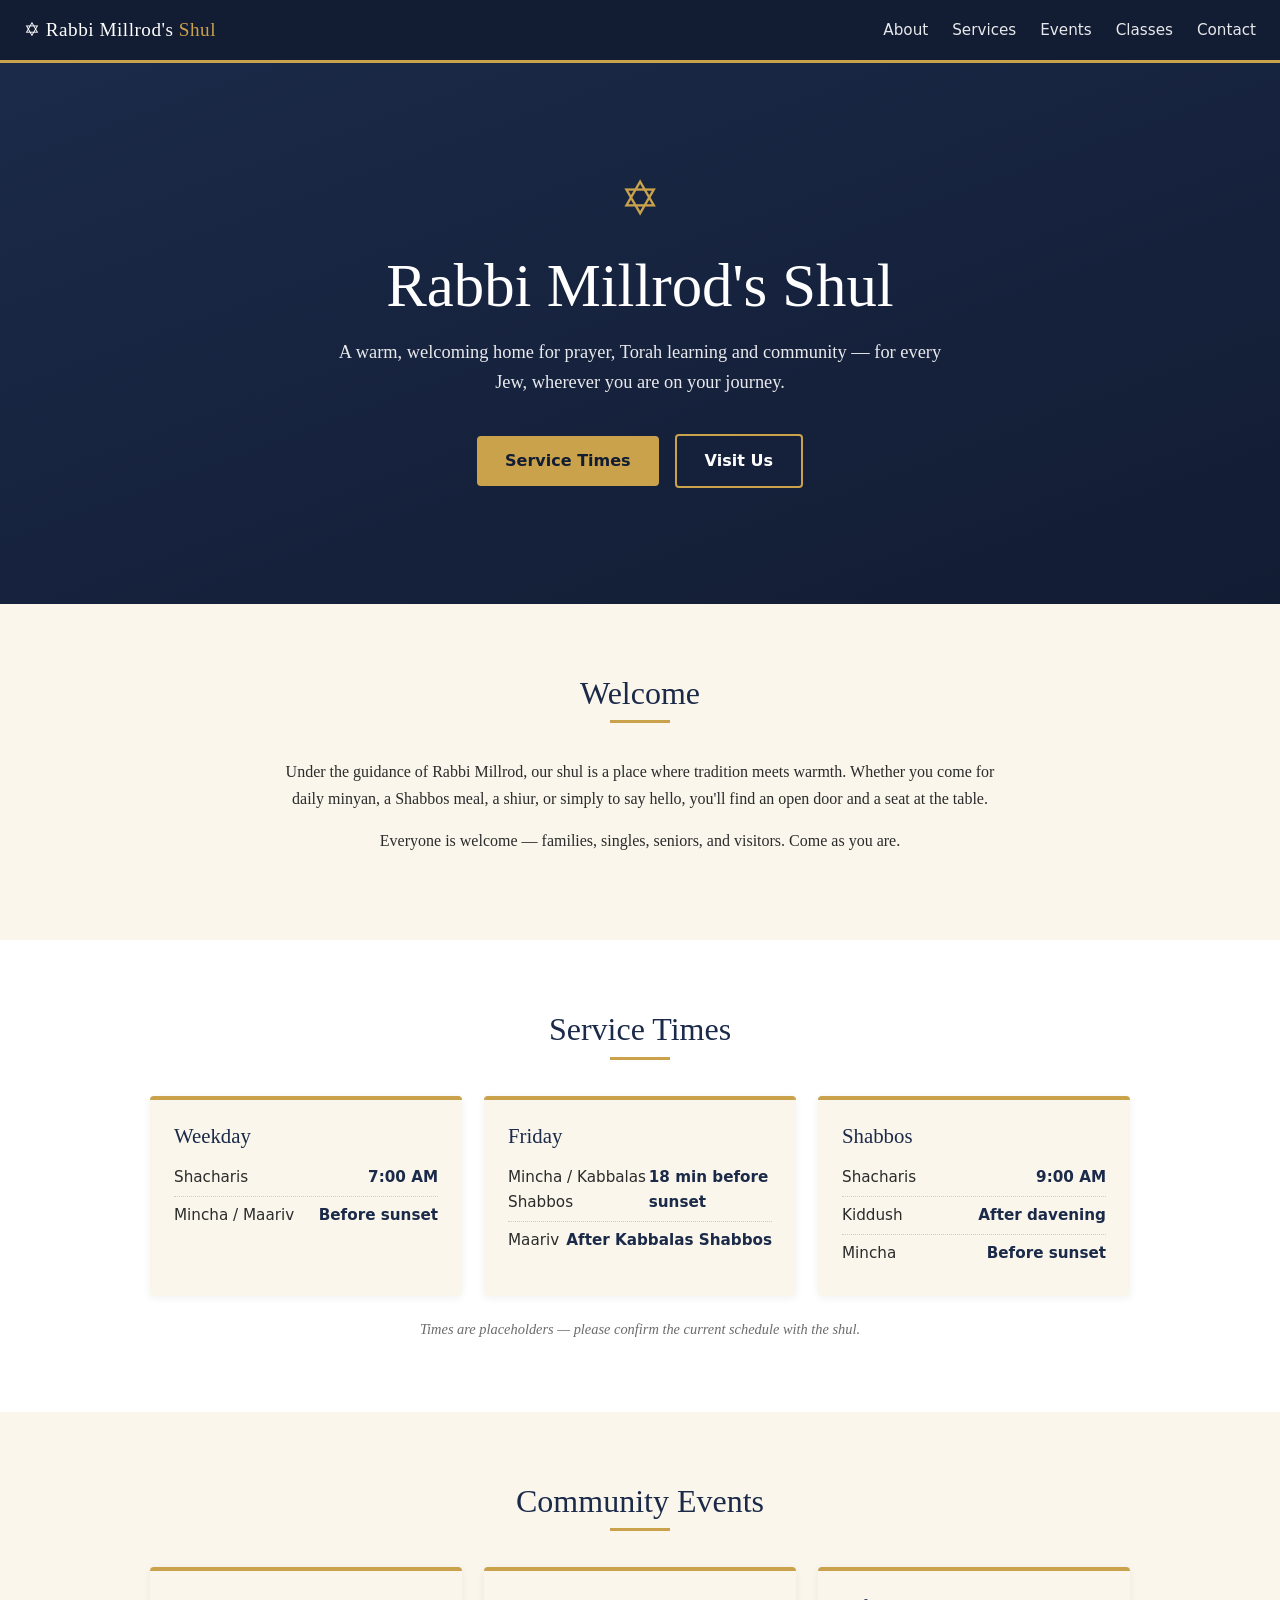
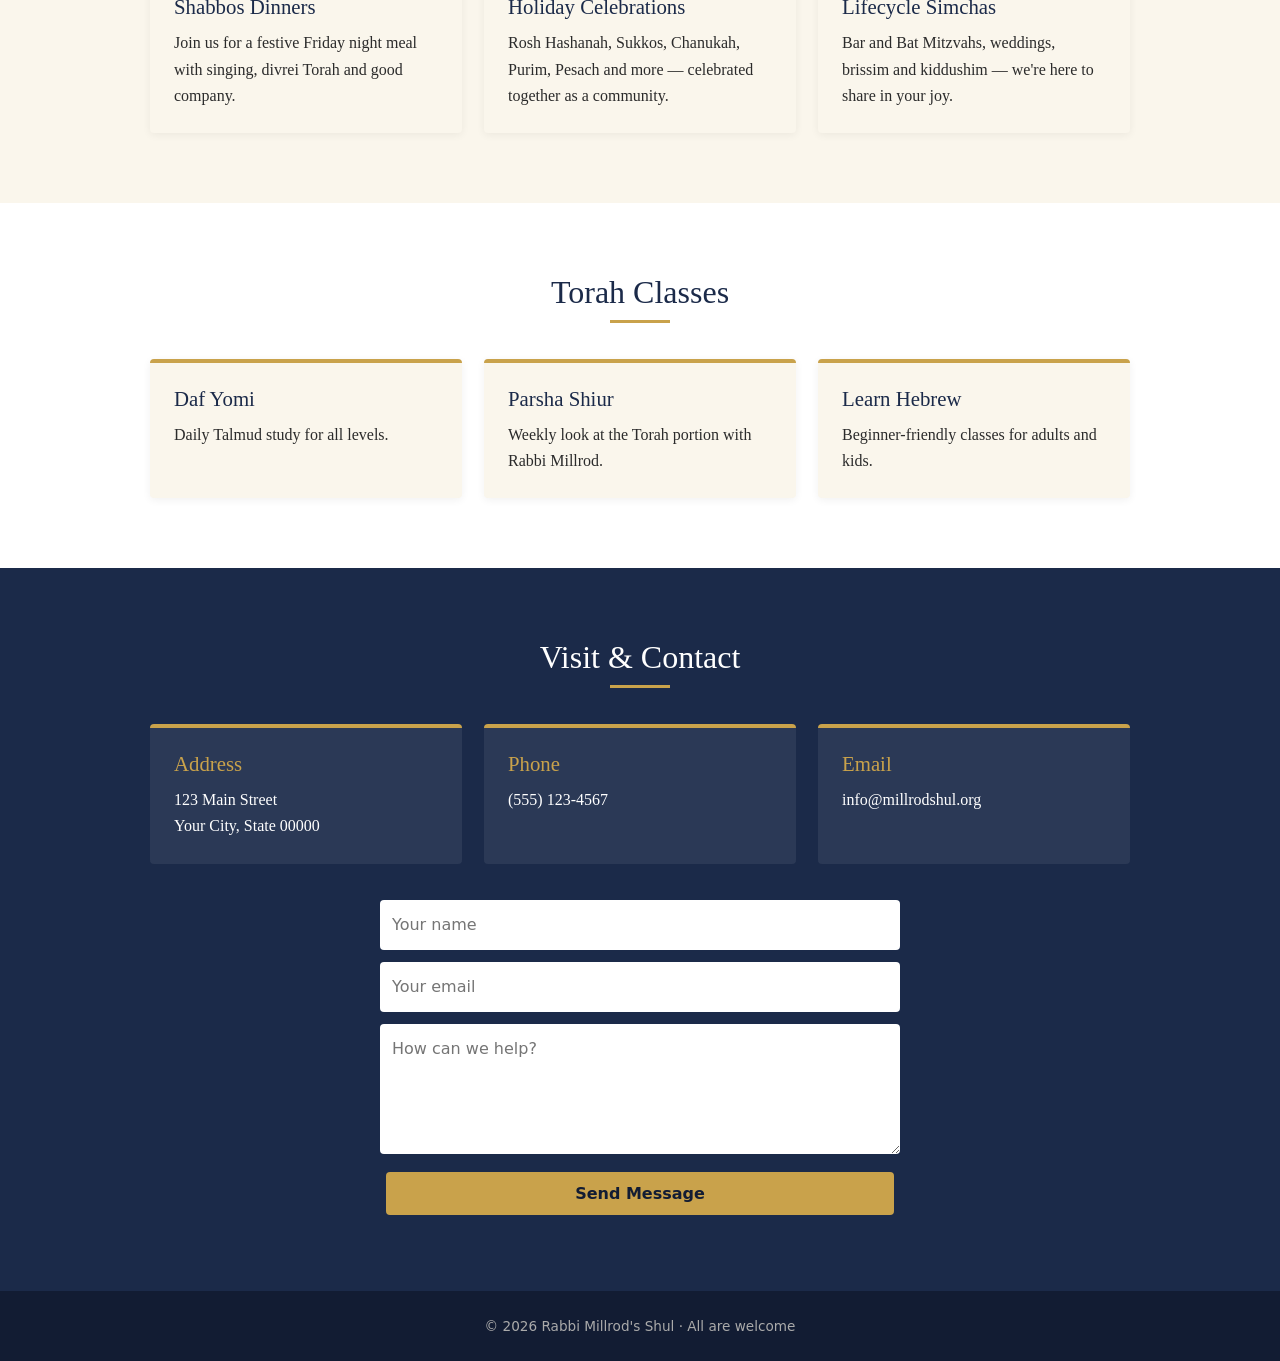
<file: shul/index.html>
<!doctype html>
<html lang="en">
<head>
<meta charset="utf-8">
<meta name="viewport" content="width=device-width, initial-scale=1">
<title>Rabbi Millrod's Shul</title>
<meta name="description" content="Rabbi Millrod's Shul – a warm, welcoming community for prayer, learning and celebration.">
<style>
  :root {
    --navy: #1b2a49;
    --navy-dark: #121c33;
    --gold: #c9a24b;
    --cream: #faf6ec;
    --ink: #2b2b2b;
    --muted: #6b6b6b;
  }
  * { box-sizing: border-box; margin: 0; padding: 0; }
  html { scroll-behavior: smooth; }
  body {
    font-family: Georgia, "Times New Roman", serif;
    color: var(--ink);
    background: var(--cream);
    line-height: 1.65;
  }
  h1, h2, h3 { font-weight: normal; line-height: 1.2; }
  a { color: inherit; }

  /* Nav */
  header.nav {
    position: sticky; top: 0; z-index: 10;
    background: var(--navy-dark);
    color: #fff;
    display: flex; flex-wrap: wrap; align-items: center; justify-content: space-between;
    padding: 14px 24px;
    border-bottom: 3px solid var(--gold);
  }
  .brand { font-size: 1.2rem; letter-spacing: .5px; text-decoration: none; }
  .brand span { color: var(--gold); }
  nav a {
    text-decoration: none; margin-left: 20px; font-size: .95rem;
    font-family: system-ui, sans-serif; opacity: .9;
  }
  nav a:hover { color: var(--gold); opacity: 1; }

  /* Hero */
  .hero {
    background: linear-gradient(160deg, var(--navy) 0%, var(--navy-dark) 100%);
    color: #fff; text-align: center;
    padding: 96px 24px 110px;
  }
  .star { font-size: 3rem; color: var(--gold); margin-bottom: 12px; }
  .hero h1 { font-size: clamp(2.2rem, 6vw, 3.8rem); margin-bottom: 14px; }
  .hero p { max-width: 620px; margin: 0 auto 30px; font-size: 1.15rem; opacity: .9; }
  .btn {
    display: inline-block; padding: 12px 28px; border-radius: 4px;
    background: var(--gold); color: var(--navy-dark); text-decoration: none;
    font-family: system-ui, sans-serif; font-weight: 600; margin: 6px;
  }
  .btn.alt { background: transparent; color: #fff; border: 2px solid var(--gold); }

  /* Sections */
  section { padding: 70px 24px; }
  .wrap { max-width: 980px; margin: 0 auto; }
  section h2 {
    font-size: 2rem; color: var(--navy); text-align: center; margin-bottom: 8px;
  }
  .rule { width: 60px; height: 3px; background: var(--gold); margin: 0 auto 36px; }
  .about p { max-width: 720px; margin: 0 auto 16px; text-align: center; }

  .alt-bg { background: #fff; }

  /* Cards */
  .grid { display: grid; gap: 22px; grid-template-columns: repeat(auto-fit, minmax(240px, 1fr)); }
  .card {
    background: var(--cream); border-top: 4px solid var(--gold);
    padding: 24px; border-radius: 4px; box-shadow: 0 2px 8px rgba(0,0,0,.06);
  }
  .alt-bg .card { background: var(--cream); }
  .card h3 { color: var(--navy); font-size: 1.3rem; margin-bottom: 10px; }
  .card ul { list-style: none; font-family: system-ui, sans-serif; font-size: .95rem; }
  .card li { display: flex; justify-content: space-between; padding: 6px 0; border-bottom: 1px dotted #ccc; }
  .card li:last-child { border: 0; }
  .card li b { font-weight: 600; color: var(--navy); }
  .note { text-align: center; color: var(--muted); font-size: .9rem; margin-top: 22px; font-style: italic; }

  /* Contact */
  .contact { background: var(--navy); color: #fff; }
  .contact h2 { color: #fff; }
  .contact .card { background: rgba(255,255,255,.07); color: #fff; box-shadow: none; }
  .contact .card h3 { color: var(--gold); }
  form { max-width: 520px; margin: 36px auto 0; display: grid; gap: 12px; }
  input, textarea {
    width: 100%; padding: 12px; border-radius: 4px; border: 0;
    font: inherit; font-family: system-ui, sans-serif;
  }
  button.btn { border: 0; cursor: pointer; font-size: 1rem; }

  footer {
    background: var(--navy-dark); color: #aaa; text-align: center;
    padding: 24px; font-family: system-ui, sans-serif; font-size: .85rem;
  }
  @media (max-width: 560px) { nav a { margin: 0 10px 0 0; } header.nav { gap: 8px; } }
</style>
</head>
<body>

<header class="nav">
  <a class="brand" href="#top">✡ Rabbi Millrod's <span>Shul</span></a>
  <nav>
    <a href="#about">About</a>
    <a href="#services">Services</a>
    <a href="#events">Events</a>
    <a href="#classes">Classes</a>
    <a href="#contact">Contact</a>
  </nav>
</header>

<div class="hero" id="top">
  <div class="star">✡</div>
  <h1>Rabbi Millrod's Shul</h1>
  <p>A warm, welcoming home for prayer, Torah learning and community — for every Jew, wherever you are on your journey.</p>
  <a class="btn" href="#services">Service Times</a>
  <a class="btn alt" href="#contact">Visit Us</a>
</div>

<section id="about" class="about">
  <div class="wrap">
    <h2>Welcome</h2>
    <div class="rule"></div>
    <p>Under the guidance of Rabbi Millrod, our shul is a place where tradition meets warmth. Whether you come for daily minyan, a Shabbos meal, a shiur, or simply to say hello, you'll find an open door and a seat at the table.</p>
    <p>Everyone is welcome — families, singles, seniors, and visitors. Come as you are.</p>
  </div>
</section>

<section id="services" class="alt-bg">
  <div class="wrap">
    <h2>Service Times</h2>
    <div class="rule"></div>
    <div class="grid">
      <div class="card">
        <h3>Weekday</h3>
        <ul>
          <li><span>Shacharis</span><b>7:00 AM</b></li>
          <li><span>Mincha / Maariv</span><b>Before sunset</b></li>
        </ul>
      </div>
      <div class="card">
        <h3>Friday</h3>
        <ul>
          <li><span>Mincha / Kabbalas Shabbos</span><b>18 min before sunset</b></li>
          <li><span>Maariv</span><b>After Kabbalas Shabbos</b></li>
        </ul>
      </div>
      <div class="card">
        <h3>Shabbos</h3>
        <ul>
          <li><span>Shacharis</span><b>9:00 AM</b></li>
          <li><span>Kiddush</span><b>After davening</b></li>
          <li><span>Mincha</span><b>Before sunset</b></li>
        </ul>
      </div>
    </div>
    <p class="note">Times are placeholders — please confirm the current schedule with the shul.</p>
  </div>
</section>

<section id="events">
  <div class="wrap">
    <h2>Community Events</h2>
    <div class="rule"></div>
    <div class="grid">
      <div class="card"><h3>Shabbos Dinners</h3><p>Join us for a festive Friday night meal with singing, divrei Torah and good company.</p></div>
      <div class="card"><h3>Holiday Celebrations</h3><p>Rosh Hashanah, Sukkos, Chanukah, Purim, Pesach and more — celebrated together as a community.</p></div>
      <div class="card"><h3>Lifecycle Simchas</h3><p>Bar and Bat Mitzvahs, weddings, brissim and kiddushim — we're here to share in your joy.</p></div>
    </div>
  </div>
</section>

<section id="classes" class="alt-bg">
  <div class="wrap">
    <h2>Torah Classes</h2>
    <div class="rule"></div>
    <div class="grid">
      <div class="card"><h3>Daf Yomi</h3><p>Daily Talmud study for all levels.</p></div>
      <div class="card"><h3>Parsha Shiur</h3><p>Weekly look at the Torah portion with Rabbi Millrod.</p></div>
      <div class="card"><h3>Learn Hebrew</h3><p>Beginner-friendly classes for adults and kids.</p></div>
    </div>
  </div>
</section>

<section id="contact" class="contact">
  <div class="wrap">
    <h2>Visit &amp; Contact</h2>
    <div class="rule"></div>
    <div class="grid">
      <div class="card"><h3>Address</h3><p>123 Main Street<br>Your City, State 00000</p></div>
      <div class="card"><h3>Phone</h3><p>(555) 123-4567</p></div>
      <div class="card"><h3>Email</h3><p>info@millrodshul.org</p></div>
    </div>
    <form onsubmit="event.preventDefault(); this.innerHTML='<p style=&quot;text-align:center&quot;>Thank you! We will be in touch.</p>';">
      <input type="text" placeholder="Your name" required>
      <input type="email" placeholder="Your email" required>
      <textarea rows="4" placeholder="How can we help?" required></textarea>
      <button class="btn" type="submit">Send Message</button>
    </form>
  </div>
</section>

<footer>© 2026 Rabbi Millrod's Shul · All are welcome</footer>

</body>
</html>
</file>
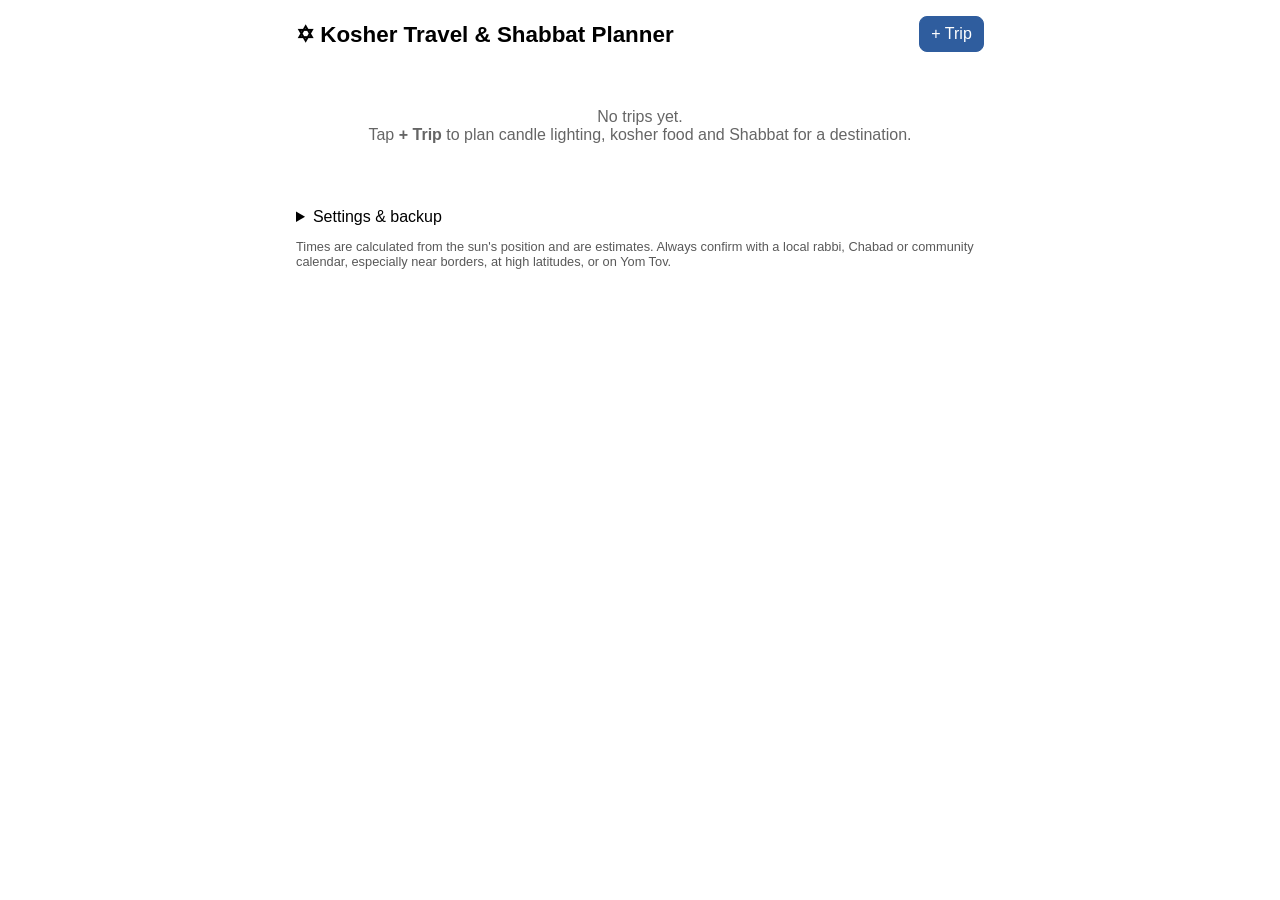
<file: travel/index.html>
<!DOCTYPE html>
<html lang="en">
<head>
<meta charset="UTF-8">
<meta name="viewport" content="width=device-width, initial-scale=1, viewport-fit=cover">
<title>Kosher Travel &amp; Shabbat Planner</title>
<link rel="manifest" href="manifest.json">
<link rel="icon" href="../icon-192.png">
<link rel="apple-touch-icon" href="../icon-192.png">
<meta name="theme-color" content="#2f5d9e">
<meta name="mobile-web-app-capable" content="yes">
<meta name="apple-mobile-web-app-capable" content="yes">
<style>
  :root { color-scheme: light dark; --accent: #2f5d9e; --gold: #b8860b; --warn: #d9822b; }
  * { box-sizing: border-box; }
  body {
    font-family: -apple-system, Segoe UI, Roboto, Arial, sans-serif;
    max-width: 720px; margin: 0 auto; padding: 1rem;
    background: Canvas; color: CanvasText;
  }
  h1 { font-size: 1.4rem; margin: 0; }
  h2 { font-size: 1.15rem; margin: 1.2rem 0 0.4rem; }
  header { display: flex; justify-content: space-between; align-items: center; gap: 0.5rem; margin-bottom: 1rem; }
  button, input, textarea, select {
    font: inherit; color: inherit; background: Field;
    border: 1px solid #8886; border-radius: 8px; padding: 0.5rem 0.7rem;
  }
  button { cursor: pointer; }
  button.primary { background: var(--accent); border-color: var(--accent); color: #fff; }
  button.danger { color: #e05555; }
  button.link { border: none; background: none; padding: 0.2rem 0.4rem; }
  input, textarea, select { width: 100%; }
  input[type=checkbox] { width: auto; }
  textarea { resize: vertical; min-height: 4rem; }
  label { display: block; font-size: 0.85rem; opacity: 0.75; margin: 0.8rem 0 0.25rem; }
  .row { display: flex; gap: 0.5rem; align-items: center; }
  .row > * { flex: 1; }
  .row > button { flex: none; }
  .chips { display: flex; flex-wrap: wrap; gap: 0.4rem; margin: 0.6rem 0; }
  .chip { border-radius: 999px; padding: 0.25rem 0.8rem; font-size: 0.9rem; }
  .chip.active { background: var(--accent); border-color: var(--accent); color: #fff; }
  .tabs { display: flex; gap: 0.3rem; margin: 0.6rem 0 1rem; border-bottom: 1px solid #8884; overflow-x: auto; }
  .tabs button { border: none; border-bottom: 3px solid transparent; border-radius: 0; background: none; white-space: nowrap; }
  .tabs button.active { border-bottom-color: var(--accent); font-weight: 600; }
  .card {
    display: block; width: 100%; text-align: left; margin: 0.6rem 0;
    padding: 0.8rem 1rem; border: 1px solid #8886; border-radius: 12px; background: Field;
  }
  .card h3 { margin: 0 0 0.2rem; font-size: 1.05rem; }
  .card.shabbat { border-color: var(--gold); border-width: 2px; }
  .card.warn { border-color: var(--warn); }
  .meta { font-size: 0.85rem; opacity: 0.7; }
  .tag { display: inline-block; font-size: 0.75rem; padding: 0.05rem 0.5rem; margin: 0.3rem 0.25rem 0 0;
         border-radius: 999px; background: #2f5d9e22; color: var(--accent); }
  .tag.gold { background: #b8860b22; color: var(--gold); }
  .tag.warn { background: #d9822b22; color: var(--warn); }
  .empty { text-align: center; opacity: 0.6; padding: 2.5rem 1rem; }
  .times { display: flex; gap: 1rem; flex-wrap: wrap; margin: 0.4rem 0 0.2rem; }
  .times div { flex: 1; min-width: 8rem; }
  .times b { display: block; font-size: 1.3rem; }
  .alert { margin: 0.4rem 0; padding: 0.5rem 0.7rem; border-radius: 8px; background: #d9822b22; border-left: 4px solid var(--warn); font-size: 0.9rem; }
  .check { display: flex; gap: 0.6rem; align-items: flex-start; padding: 0.35rem 0; }
  .check input { margin-top: 0.3rem; }
  .check.done span { text-decoration: line-through; opacity: 0.55; }
  .check span { flex: 1; }
  .day { display: flex; gap: 0.8rem; padding: 0.55rem 0; border-bottom: 1px solid #8883; }
  .day .d { width: 5.5rem; flex: none; font-weight: 600; }
  .day.restricted { background: #b8860b14; margin: 0 -0.5rem; padding: 0.55rem 0.5rem; border-radius: 8px; }
  .actions { display: flex; gap: 0.5rem; flex-wrap: wrap; margin-top: 0.8rem; }
  .small { font-size: 0.8rem; opacity: 0.65; }
  .results button { display: block; width: 100%; text-align: left; margin: 0.3rem 0; }
  a { color: var(--accent); }
  .hidden { display: none; }
  @media print {
    button, .tabs, .noprint, details { display: none !important; }
    body { max-width: none; padding: 0; }
    .card { break-inside: avoid; }
  }
</style>
</head>
<body>
<div id="app"></div>

<script>
const KEY = "kosher-travel-v1";

// ---------- Reference data ----------
const CITIES = [
  ["Jerusalem, Israel", 31.7683, 35.2137, "Asia/Jerusalem"], ["Tel Aviv, Israel", 32.0853, 34.7818, "Asia/Jerusalem"],
  ["Eilat, Israel", 29.5577, 34.9519, "Asia/Jerusalem"],
  ["New York, USA", 40.7128, -74.006, "America/New_York"], ["Boston, USA", 42.3601, -71.0589, "America/New_York"],
  ["Washington DC, USA", 38.9072, -77.0369, "America/New_York"], ["Miami, USA", 25.7617, -80.1918, "America/New_York"],
  ["Orlando, USA", 28.5383, -81.3792, "America/New_York"], ["Chicago, USA", 41.8781, -87.6298, "America/Chicago"],
  ["Denver, USA", 39.7392, -104.9903, "America/Denver"], ["Las Vegas, USA", 36.1699, -115.1398, "America/Los_Angeles"],
  ["Los Angeles, USA", 34.0522, -118.2437, "America/Los_Angeles"], ["San Francisco, USA", 37.7749, -122.4194, "America/Los_Angeles"],
  ["Toronto, Canada", 43.6532, -79.3832, "America/Toronto"], ["Montreal, Canada", 45.5017, -73.5673, "America/Toronto"],
  ["Mexico City, Mexico", 19.4326, -99.1332, "America/Mexico_City"], ["Cancun, Mexico", 21.1619, -86.8515, "America/Cancun"],
  ["Buenos Aires, Argentina", -34.6037, -58.3816, "America/Argentina/Buenos_Aires"], ["Sao Paulo, Brazil", -23.5505, -46.6333, "America/Sao_Paulo"],
  ["London, UK", 51.5074, -0.1278, "Europe/London"], ["Paris, France", 48.8566, 2.3522, "Europe/Paris"],
  ["Amsterdam, Netherlands", 52.3676, 4.9041, "Europe/Amsterdam"], ["Brussels, Belgium", 50.8503, 4.3517, "Europe/Brussels"],
  ["Berlin, Germany", 52.52, 13.405, "Europe/Berlin"], ["Vienna, Austria", 48.2082, 16.3738, "Europe/Vienna"],
  ["Zurich, Switzerland", 47.3769, 8.5417, "Europe/Zurich"], ["Rome, Italy", 41.9028, 12.4964, "Europe/Rome"],
  ["Barcelona, Spain", 41.3874, 2.1686, "Europe/Madrid"], ["Madrid, Spain", 40.4168, -3.7038, "Europe/Madrid"],
  ["Lisbon, Portugal", 38.7223, -9.1393, "Europe/Lisbon"], ["Athens, Greece", 37.9838, 23.7275, "Europe/Athens"],
  ["Budapest, Hungary", 47.4979, 19.0402, "Europe/Budapest"], ["Prague, Czechia", 50.0755, 14.4378, "Europe/Prague"],
  ["Warsaw, Poland", 52.2297, 21.0122, "Europe/Warsaw"], ["Krakow, Poland", 50.0647, 19.945, "Europe/Warsaw"],
  ["Copenhagen, Denmark", 55.6761, 12.5683, "Europe/Copenhagen"], ["Moscow, Russia", 55.7558, 37.6173, "Europe/Moscow"],
  ["Istanbul, Turkey", 41.0082, 28.9784, "Europe/Istanbul"], ["Dubai, UAE", 25.2048, 55.2708, "Asia/Dubai"],
  ["Marrakech, Morocco", 31.6295, -7.9811, "Africa/Casablanca"], ["Johannesburg, South Africa", -26.2041, 28.0473, "Africa/Johannesburg"],
  ["Cape Town, South Africa", -33.9249, 18.4241, "Africa/Johannesburg"], ["Mumbai, India", 19.076, 72.8777, "Asia/Kolkata"],
  ["Bangkok, Thailand", 13.7563, 100.5018, "Asia/Bangkok"], ["Singapore", 1.3521, 103.8198, "Asia/Singapore"],
  ["Hong Kong", 22.3193, 114.1694, "Asia/Hong_Kong"], ["Tokyo, Japan", 35.6762, 139.6503, "Asia/Tokyo"],
  ["Sydney, Australia", -33.8688, 151.2093, "Australia/Sydney"], ["Melbourne, Australia", -37.8136, 144.9631, "Australia/Melbourne"],
].map(([name, lat, lon, tz]) => ({ name, lat, lon, tz }));

const DEFAULT_CHECKLIST = [
  ["Shabbat kit", "Shabbat candles + holders (or tea lights)"],
  ["Shabbat kit", "Matches / lighter (check airline rules; pack in checked bag)"],
  ["Shabbat kit", "Kiddush cup + grape juice or wine"],
  ["Shabbat kit", "Challah / rolls (freeze before the trip)"],
  ["Shabbat kit", "Havdalah candle, spices, and cup"],
  ["Shabbat kit", "Siddur / bentcher"],
  ["Shabbat kit", "Printed Shabbat-times sheet (no phone use on Shabbat)"],
  ["Shabbat kit", "Timers / Shabbat lamp for the hotel room"],
  ["Shabbat kit", "Tape for fridge light & door sensors"],
  ["Shabbat kit", "Pre-torn tissues, toilet paper and wipes"],
  ["Shabbat kit", "Non-electronic room key plan (ask front desk)"],
  ["Kosher food", "Order airline kosher meals (24–72 hours ahead)"],
  ["Kosher food", "Sealed kosher snacks, nuts, fruit, bars"],
  ["Kosher food", "Canned tuna / sardines, crackers, spreads"],
  ["Kosher food", "Disposable plates, cups and plastic utensils"],
  ["Kosher food", "Dish soap, sponge, foil and plastic wrap"],
  ["Kosher food", "Electric kettle or hot plate (check hotel policy)"],
  ["Kosher food", "Birkat Hamazon card / small bentcher for meals out"],
  ["Kosher food", "Pre-arrange kosher meals for Shabbat (Chabad, shul, caterer)"],
  ["Travel", "Passports / IDs"],
  ["Travel", "Confirm flights do not leave or land on Shabbat / Yom Tov"],
  ["Travel", "Hotel within walking distance of shul"],
  ["Travel", "Tzitzit, kippah and tefillin"],
  ["Travel", "Local contact for Chabad / community"],
];

const SHABBAT_CHECKS = [
  ["eruv", "Confirmed whether there is an eruv (or plan not to carry)"],
  ["walk", "Lodging is within walking distance of shul"],
  ["key", "Non-electronic key / door-lock plan arranged"],
  ["elev", "Shabbat elevator or low floor / stairs"],
  ["lights", "Lights, AC and blinds set before candle lighting"],
  ["fridge", "Fridge light and door sensor taped / disabled"],
  ["food", "Meals, challah and wine / juice arranged"],
  ["heat", "Hot plate, urn or blech permitted and set up"],
  ["safe", "Phone, wallet and valuables stowed in the safe"],
];

const PLACE_TYPES = ["Restaurant", "Grocery", "Bakery", "Shul", "Chabad", "Mikvah", "Hotel", "Other"];
const KOSHER_KINDS = ["Meat", "Dairy", "Pareve", "Fish", "Mixed", "Unknown"];

// ---------- State ----------
let data = load();
let view = { trip: null, tab: "calendar", editTrip: null, editPlace: null, filter: "All", showSettings: false };
let results = [];

function load() {
  try {
    const d = JSON.parse(localStorage.getItem(KEY));
    if (d && Array.isArray(d.trips)) return { trips: d.trips, settings: Object.assign({ candle: 18, havdalah: 42 }, d.settings) };
  } catch {}
  return { trips: [], settings: { candle: 18, havdalah: 42 } };
}
function save() {
  try { localStorage.setItem(KEY, JSON.stringify(data)); }
  catch { alert("Couldn't save — browser storage may be full or blocked."); }
}
const uid = () => Date.now().toString(36) + Math.random().toString(36).slice(2, 7);
const esc = (s) => String(s ?? "").replace(/[&<>"']/g, (c) => ({ "&": "&amp;", "<": "&lt;", ">": "&gt;", '"': "&quot;", "'": "&#39;" }[c]));
const $ = (id) => document.getElementById(id);
const trip = () => data.trips.find((t) => t.id === view.trip);

// ---------- Dates & zmanim ----------
const parse = (s) => new Date(s + "T12:00:00Z");
const iso = (d) => d.toISOString().slice(0, 10);
const addDays = (s, n) => iso(new Date(parse(s).getTime() + n * 86400000));
const dow = (s) => parse(s).getUTCDay();
const fmtDate = (s) => parse(s).toLocaleDateString("en-US", { weekday: "short", month: "short", day: "numeric", year: "numeric", timeZone: "UTC" });
const fmtShort = (s) => parse(s).toLocaleDateString("en-US", { weekday: "short", month: "short", day: "numeric", timeZone: "UTC" });

function hebrew(s) {
  const p = new Intl.DateTimeFormat("en-u-ca-hebrew", { timeZone: "UTC", day: "numeric", month: "long", year: "numeric" })
    .formatToParts(parse(s));
  const get = (t) => p.find((x) => x.type === t)?.value;
  return { day: +get("day"), month: get("month"), year: get("year") };
}

// Returns a holiday name for days when work is forbidden (Yom Tov) or a fast/info note.
function holiday(s, israel) {
  const { day, month } = hebrew(s);
  const m = month;
  if (m === "Tishri") {
    if (day === 1 || day === 2) return { name: "Rosh Hashana", yt: true };
    if (day === 3) return { name: "Fast of Gedaliah", fast: true };
    if (day === 10) return { name: "Yom Kippur", yt: true };
    if (day === 15 || (!israel && day === 16)) return { name: "Sukkot", yt: true };
    if (day >= 16 && day <= 21) return { name: "Chol HaMoed Sukkot" };
    if (day === 22) return { name: israel ? "Shemini Atzeret / Simchat Torah" : "Shemini Atzeret", yt: true };
    if (!israel && day === 23) return { name: "Simchat Torah", yt: true };
  }
  if (m === "Nisan") {
    if (day === 15 || (!israel && day === 16)) return { name: "Pesach", yt: true };
    if ((day >= 16 && day <= 20)) return { name: "Chol HaMoed Pesach" };
    if (day === 21 || (!israel && day === 22)) return { name: "Pesach", yt: true };
  }
  if (m === "Sivan" && (day === 6 || (!israel && day === 7))) return { name: "Shavuot", yt: true };
  if (m === "Tamuz" && day === 17) return { name: "17 Tamuz", fast: true };
  if (m === "Av" && day === 9) return { name: "Tisha B'Av", fast: true };
  return null;
}

// NOAA solar calculations → sunset as a Date (or null if the sun doesn't set).
function sunset(s, lat, lon) {
  const rad = Math.PI / 180, deg = 180 / Math.PI;
  const jd = parse(s).getTime() / 86400000 + 2440587.5; // noon UTC
  const T = (jd - 2451545) / 36525;
  const L0 = (280.46646 + T * (36000.76983 + T * 0.0003032)) % 360;
  const M = 357.52911 + T * (35999.05029 - 0.0001537 * T);
  const e = 0.016708634 - T * (0.000042037 + 0.0000001267 * T);
  const C = Math.sin(M * rad) * (1.914602 - T * (0.004817 + 0.000014 * T)) +
    Math.sin(2 * M * rad) * (0.019993 - 0.000101 * T) + Math.sin(3 * M * rad) * 0.000289;
  const omega = 125.04 - 1934.136 * T;
  const lam = L0 + C - 0.00569 - 0.00478 * Math.sin(omega * rad);
  const eps = 23 + (26 + (21.448 - T * (46.815 + T * (0.00059 - T * 0.001813))) / 60) / 60 + 0.00256 * Math.cos(omega * rad);
  const decl = Math.asin(Math.sin(eps * rad) * Math.sin(lam * rad));
  const y = Math.tan(eps * rad / 2) ** 2;
  const eq = 4 * deg * (y * Math.sin(2 * L0 * rad) - 2 * e * Math.sin(M * rad) +
    4 * e * y * Math.sin(M * rad) * Math.cos(2 * L0 * rad) - 0.5 * y * y * Math.sin(4 * L0 * rad) -
    1.25 * e * e * Math.sin(2 * M * rad));
  const cosH = Math.cos(90.833 * rad) / (Math.cos(lat * rad) * Math.cos(decl)) - Math.tan(lat * rad) * Math.tan(decl);
  if (cosH < -1 || cosH > 1) return null;
  const H = Math.acos(cosH) * deg;
  const minutes = 720 - 4 * (lon - H) - eq; // UTC minutes since midnight of that UTC date
  return new Date(Date.UTC(+s.slice(0, 4), +s.slice(5, 7) - 1, +s.slice(8, 10)) + minutes * 60000);
}

function fmtTime(date, tz) {
  if (!date) return "—";
  return new Intl.DateTimeFormat("en-US", { hour: "numeric", minute: "2-digit", timeZone: tz }).format(date);
}
const floorMin = (d) => new Date(Math.floor(d.getTime() / 60000) * 60000);
const ceilMin = (d) => new Date(Math.ceil(d.getTime() / 60000) * 60000);

function dayInfo(s, t) {
  const h = holiday(s, t.israel);
  const sun = sunset(s, t.dest.lat, t.dest.lon);
  return { date: s, dow: dow(s), heb: hebrew(s), holiday: h, sunset: sun, restricted: dow(s) === 6 || !!(h && h.yt) };
}

// What happens at the start / end of this day regarding candle lighting & havdalah.
function candleLighting(s, t) {
  const today = dayInfo(s, t), next = dayInfo(addDays(s, 1), t);
  if (!next.restricted) return null;
  if (next.dow === 6 || !today.restricted) {
    if (!today.sunset) return { text: "no sunset at this latitude – ask a rabbi" };
    const when = floorMin(new Date(today.sunset.getTime() - data.settings.candle * 60000));
    return { time: when, text: fmtTime(when, t.dest.tz) + (today.restricted ? " (from an existing flame)" : "") };
  }
  return { text: "after nightfall, from an existing flame" };
}
function havdalah(s, t) {
  const today = dayInfo(s, t), next = dayInfo(addDays(s, 1), t);
  if (!today.restricted || next.restricted || !today.sunset) return null;
  const when = ceilMin(new Date(today.sunset.getTime() + data.settings.havdalah * 60000));
  return { time: when, text: fmtTime(when, t.dest.tz) };
}

function tripDays(t) {
  const out = [];
  for (let d = t.start; d <= t.end && out.length < 400; d = addDays(d, 1)) out.push(d);
  return out;
}
// Shabbatot touching the trip, identified by their Friday.
function shabbatot(t) {
  const out = [];
  let d = addDays(t.start, -1);
  while (dow(d) !== 5) d = addDays(d, 1);
  for (; d <= t.end && out.length < 60; d = addDays(d, 7)) if (addDays(d, 1) >= t.start) out.push(d);
  return out;
}

function warnings(t) {
  const w = [];
  const note = (s, label) => {
    const i = dayInfo(s, t);
    if (i.restricted) w.push(`${label} (${fmtShort(s)}) falls on ${i.dow === 6 ? "Shabbat" : i.holiday.name}. Plan travel around it.`);
    else {
      const eve = dayInfo(addDays(s, 1), t);
      const c = candleLighting(s, t);
      if (eve.restricted && c && c.time)
        w.push(`${label} (${fmtShort(s)}) is ${eve.dow === 6 ? "Erev Shabbat" : "Erev " + eve.holiday.name}. Candle lighting is ${c.text}, so arrive or depart well before.`);
    }
  };
  note(t.start, "Arrival");
  if (t.end !== t.start) note(t.end, "Departure");
  return w;
}

// ---------- Rendering ----------
function render() {
  const app = $("app");
  if (view.editTrip) app.innerHTML = renderTripForm();
  else if (view.trip && trip()) app.innerHTML = renderTrip(trip());
  else app.innerHTML = renderHome();
}

function renderHome() {
  const trips = [...data.trips].sort((a, b) => a.start.localeCompare(b.start));
  const s = data.settings;
  return `
  <header>
    <h1>✡ Kosher Travel &amp; Shabbat Planner</h1>
    <button class="primary" data-act="new-trip">+ Trip</button>
  </header>
  ${trips.length ? trips.map((t) => {
    const n = shabbatot(t).length;
    const left = t.checklist.filter((c) => !c.done).length;
    return `<button class="card" data-act="open-trip" data-id="${t.id}">
      <h3>${esc(t.name)}</h3>
      <div class="meta">${esc(t.dest.name)} · ${fmtShort(t.start)} – ${fmtShort(t.end)}</div>
      <span class="tag gold">${n} Shabbat${n === 1 ? "" : "ot"}</span>
      <span class="tag">${left} to-do${left === 1 ? "" : "s"}</span>
      <span class="tag">${t.places.length} place${t.places.length === 1 ? "" : "s"}</span>
    </button>`;
  }).join("") : `<div class="empty">No trips yet.<br>Tap <b>+ Trip</b> to plan candle lighting, kosher food and Shabbat for a destination.</div>`}
  <details style="margin-top:1.5rem" ${view.showSettings ? "open" : ""}>
    <summary>Settings &amp; backup</summary>
    <div class="row">
      <div><label>Candle lighting (minutes before sunset)</label>
        <input type="number" min="0" max="60" data-setting="candle" value="${s.candle}"></div>
      <div><label>Havdalah (minutes after sunset)</label>
        <input type="number" min="20" max="90" data-setting="havdalah" value="${s.havdalah}"></div>
    </div>
    <p class="small">Common customs: 18 min (most places), 20 (Tel Aviv/Haifa), 30, 40 (Jerusalem). Havdalah 42–72 min.</p>
    <div class="actions">
      <button data-act="export">Export backup</button>
      <button data-act="import">Import backup</button>
      <input type="file" id="import-file" accept="application/json" class="hidden">
    </div>
  </details>
  <p class="small">Times are calculated from the sun's position and are estimates. Always confirm with a local rabbi, Chabad or community calendar, especially near borders, at high latitudes, or on Yom Tov.</p>`;
}

function renderTrip(t) {
  const tabs = [["calendar", "Calendar"], ["shabbat", "Shabbat"], ["checklist", "Checklist"], ["places", "Places"]];
  return `
  <header>
    <button class="link" data-act="home">← Trips</button>
    <div class="noprint"><button data-act="edit-trip">Edit</button>
    <button data-act="copy">Share</button>
    <button data-act="print">Print</button></div>
  </header>
  <h1>${esc(t.name)}</h1>
  <div class="meta">${esc(t.dest.name)} · ${fmtDate(t.start)} – ${fmtDate(t.end)} · ${esc(t.dest.tz)}</div>
  <div class="tabs">${tabs.map(([k, l]) => `<button data-act="tab" data-tab="${k}" class="${view.tab === k ? "active" : ""}">${l}</button>`).join("")}</div>
  ${view.tab === "calendar" ? renderCalendar(t) : view.tab === "shabbat" ? renderShabbat(t) : view.tab === "checklist" ? renderChecklist(t) : renderPlaces(t)}`;
}

function renderCalendar(t) {
  const w = warnings(t).map((x) => `<div class="alert">⚠️ ${esc(x)}</div>`).join("");
  const rows = tripDays(t).map((s) => {
    const i = dayInfo(s, t), c = candleLighting(s, t), h = havdalah(s, t);
    const badges = [];
    if (i.dow === 6) badges.push(`<span class="tag gold">Shabbat</span>`);
    if (i.holiday) badges.push(`<span class="tag ${i.holiday.yt ? "gold" : i.holiday.fast ? "warn" : ""}">${esc(i.holiday.name)}</span>`);
    if (s === t.start) badges.push(`<span class="tag">Arrive</span>`);
    if (s === t.end) badges.push(`<span class="tag">Depart</span>`);
    return `<div class="day ${i.restricted ? "restricted" : ""}">
      <div class="d">${fmtShort(s)}</div>
      <div><div class="meta">${i.heb.day} ${esc(i.heb.month)} · sunset ${fmtTime(i.sunset, t.dest.tz)}</div>
        ${badges.join("")}
        ${c ? `<div>🕯️ Candle lighting: <b>${esc(c.text)}</b></div>` : ""}
        ${h ? `<div>✨ Havdalah: <b>${esc(h.text)}</b></div>` : ""}</div></div>`;
  }).join("");
  return w + rows + `<p class="small">Candle lighting ${data.settings.candle} min before sunset; havdalah ${data.settings.havdalah} min after. Change in Settings on the home screen.</p>`;
}

function renderShabbat(t) {
  const list = shabbatot(t);
  if (!list.length) return `<div class="empty">No Shabbat falls within these dates. 🎉</div>`;
  return list.map((f) => {
    const sat = addDays(f, 1);
    const p = (t.shabbat[f] ||= {});
    const checks = p.checks || {};
    const c = candleLighting(f, t), h = havdalah(sat, t);
    const partial = f < t.start ? "You arrive on Shabbat itself." : sat > t.end ? "You depart on Shabbat itself." : "";
    const done = SHABBAT_CHECKS.filter(([k]) => checks[k]).length;
    const names = t.places.map((x) => `<option value="${esc(x.name)}">`).join("");
    const field = (k, label, ph) => `<label>${label}</label><input data-sh="${f}" data-field="${k}" value="${esc(p[k])}" placeholder="${ph}" list="places-list">`;
    return `<div class="card shabbat">
      <h3>Shabbat ${fmtShort(f)} – ${fmtShort(sat)}</h3>
      ${holiday(f, t.israel)?.yt || holiday(sat, t.israel)?.yt ? `<span class="tag gold">Yom Tov overlaps</span>` : ""}
      ${partial ? `<div class="alert">${partial}</div>` : ""}
      <div class="times">
        <div><span class="meta">Candle lighting (Fri)</span><b>${c ? esc(c.text) : "—"}</b></div>
        <div><span class="meta">Havdalah (Sat)</span><b>${h ? esc(h.text) : "—"}</b></div>
      </div>
      <datalist id="places-list">${names}</datalist>
      ${field("lodging", "Where we're staying", "Hotel / host")}
      ${field("shul", "Shul / minyan", "Name, time, distance")}
      ${field("fri", "Friday night meal", "Where / who")}
      ${field("sat", "Shabbat lunch", "Where / who")}
      ${field("shalosh", "Seudah shlishit", "Where / who")}
      <label>Notes</label><textarea data-sh="${f}" data-field="notes">${esc(p.notes)}</textarea>
      <div class="meta" style="margin-top:.8rem">Shabbat logistics (${done}/${SHABBAT_CHECKS.length})</div>
      ${SHABBAT_CHECKS.map(([k, label]) => `<label class="check ${checks[k] ? "done" : ""}" style="margin:0;font-size:1rem;opacity:1">
        <input type="checkbox" data-shcheck="${f}" data-key="${k}" ${checks[k] ? "checked" : ""}><span>${esc(label)}</span></label>`).join("")}
    </div>`;
  }).join("");
}

function renderChecklist(t) {
  const cats = [...new Set(t.checklist.map((c) => c.cat))];
  const total = t.checklist.length, done = t.checklist.filter((c) => c.done).length;
  return `<div class="meta">${done} of ${total} done</div>` + cats.map((cat) => `
    <h2>${esc(cat)}</h2>
    ${t.checklist.filter((c) => c.cat === cat).map((c) => `
      <div class="check ${c.done ? "done" : ""}">
        <input type="checkbox" data-item="${c.id}" ${c.done ? "checked" : ""}>
        <span>${esc(c.text)}</span>
        <button class="link danger" data-act="del-item" data-id="${c.id}" title="Remove">✕</button>
      </div>`).join("")}
    <div class="row noprint"><input id="new-${cats.indexOf(cat)}" placeholder="Add to ${esc(cat)}…" data-cat="${esc(cat)}">
      <button data-act="add-item" data-idx="${cats.indexOf(cat)}">Add</button></div>`).join("");
}

function renderPlaces(t) {
  if (view.editPlace) return renderPlaceForm(t);
  const shown = t.places.filter((p) => view.filter === "All" || p.type === view.filter);
  const types = ["All", ...PLACE_TYPES.filter((ty) => t.places.some((p) => p.type === ty))];
  return `<div class="actions noprint"><button class="primary" data-act="place-new">+ Add place</button></div>
  <div class="chips noprint">${types.map((ty) => `<button class="chip ${view.filter === ty ? "active" : ""}" data-act="filter" data-type="${ty}">${ty}</button>`).join("")}</div>
  ${shown.length ? shown.map((p) => `<div class="card">
    <h3>${esc(p.name)}</h3>
    <span class="tag">${esc(p.type)}</span>
    ${p.kosher && p.kosher !== "Unknown" ? `<span class="tag gold">${esc(p.kosher)}</span>` : ""}
    ${p.hechsher ? `<span class="tag">${esc(p.hechsher)}</span>` : ""}
    ${p.shabbat === "closed" ? `<span class="tag">Closed Shabbat</span>` : p.shabbat === "open" ? `<span class="tag warn">Open Shabbat</span>` : ""}
    ${p.address ? `<div class="meta">📍 <a href="https://www.google.com/maps/search/?api=1&query=${encodeURIComponent(p.address)}" target="_blank" rel="noopener">${esc(p.address)}</a></div>` : ""}
    ${p.phone ? `<div class="meta">📞 <a href="tel:${esc(p.phone.replace(/[^\d+]/g, ""))}">${esc(p.phone)}</a></div>` : ""}
    ${p.hours ? `<div class="meta">🕒 ${esc(p.hours)}</div>` : ""}
    ${p.notes ? `<div style="margin-top:.3rem;white-space:pre-wrap">${esc(p.notes)}</div>` : ""}
    <div class="actions noprint"><button data-act="place-edit" data-id="${p.id}">Edit</button>
      <button class="danger" data-act="place-del" data-id="${p.id}">Delete</button></div>
  </div>`).join("") : `<div class="empty">No places saved yet.<br>Add kosher restaurants, groceries, shuls, Chabad houses and mikvaot.</div>`}`;
}

function renderPlaceForm(t) {
  const p = view.editPlace;
  const opts = (arr, v) => arr.map((o) => `<option ${o === v ? "selected" : ""}>${o}</option>`).join("");
  return `<h2>${p.id ? "Edit place" : "New place"}</h2>
  <label>Name</label><input id="p-name" value="${esc(p.name)}">
  <div class="row"><div><label>Type</label><select id="p-type">${opts(PLACE_TYPES, p.type)}</select></div>
    <div><label>Kosher status</label><select id="p-kosher">${opts(KOSHER_KINDS, p.kosher)}</select></div></div>
  <label>Hechsher / supervision</label><input id="p-hechsher" value="${esc(p.hechsher)}" placeholder="e.g. Rabbanut, Kehilla, OU">
  <label>Shabbat</label><select id="p-shabbat">
    <option value="" ${!p.shabbat ? "selected" : ""}>Unknown</option>
    <option value="closed" ${p.shabbat === "closed" ? "selected" : ""}>Closed on Shabbat</option>
    <option value="open" ${p.shabbat === "open" ? "selected" : ""}>Open on Shabbat</option></select>
  <label>Address</label><input id="p-address" value="${esc(p.address)}">
  <label>Phone</label><input id="p-phone" type="tel" value="${esc(p.phone)}">
  <label>Hours</label><input id="p-hours" value="${esc(p.hours)}">
  <label>Notes</label><textarea id="p-notes">${esc(p.notes)}</textarea>
  <div class="actions"><button class="primary" data-act="place-save">Save</button><button data-act="place-cancel">Cancel</button></div>`;
}

function renderTripForm() {
  const t = view.editTrip;
  const d = t.dest || {};
  return `<header><h1>${t.id ? "Edit trip" : "New trip"}</h1></header>
  <label>Trip name</label><input id="f-name" value="${esc(t.name)}" placeholder="e.g. Rome family trip">
  <label>Destination</label>
  <div class="row"><input id="f-dest" value="${esc(d.name)}" placeholder="Search a city, e.g. Paris">
    <button data-act="search-loc">Search</button></div>
  <div id="results" class="results"></div>
  <details ${d.lat == null ? "open" : ""}><summary>Coordinates &amp; time zone</summary>
    <div class="row"><div><label>Latitude</label><input id="f-lat" type="number" step="any" value="${d.lat ?? ""}"></div>
    <div><label>Longitude</label><input id="f-lon" type="number" step="any" value="${d.lon ?? ""}"></div></div>
    <label>Time zone (IANA, e.g. Europe/Paris)</label><input id="f-tz" value="${esc(d.tz)}">
  </details>
  <div class="row"><div><label>Arrive</label><input id="f-start" type="date" value="${esc(t.start)}"></div>
    <div><label>Depart</label><input id="f-end" type="date" value="${esc(t.end)}"></div></div>
  <label>Holiday calendar</label>
  <select id="f-israel"><option value="0" ${!t.israel ? "selected" : ""}>Outside Israel (two days Yom Tov)</option>
    <option value="1" ${t.israel ? "selected" : ""}>Israel (one day Yom Tov)</option></select>
  <div class="actions"><button class="primary" data-act="save-trip">Save</button><button data-act="cancel-trip">Cancel</button>
    ${t.id ? `<button class="danger" data-act="delete-trip">Delete trip</button>` : ""}</div>`;
}

// ---------- Actions ----------
const acts = {
  home() { view.trip = null; view.editPlace = null; render(); },
  "open-trip"(el) { view.trip = el.dataset.id; view.tab = "calendar"; view.editPlace = null; view.filter = "All"; render(); },
  tab(el) { view.tab = el.dataset.tab; view.editPlace = null; render(); },
  "new-trip"() {
    const today = iso(new Date());
    view.editTrip = { name: "", dest: {}, start: today, end: addDays(today, 6), israel: false };
    render();
  },
  "edit-trip"() { view.editTrip = JSON.parse(JSON.stringify(trip())); render(); },
  "cancel-trip"() { view.editTrip = null; render(); },
  async "search-loc"() {
    const q = $("f-dest").value.trim();
    if (!q) return;
    const box = $("results");
    const local = CITIES.filter((c) => c.name.toLowerCase().includes(q.toLowerCase())).slice(0, 5);
    results = local;
    box.innerHTML = "Searching…";
    try {
      const r = await fetch("https://geocoding-api.open-meteo.com/v1/search?count=6&language=en&name=" + encodeURIComponent(q));
      const j = await r.json();
      (j.results || []).forEach((x) => {
        const name = [x.name, x.admin1, x.country].filter(Boolean).join(", ");
        if (!results.some((c) => c.name === name)) results.push({ name, lat: x.latitude, lon: x.longitude, tz: x.timezone });
      });
    } catch { /* offline: fall back to built-in cities */ }
    box.innerHTML = results.length
      ? results.map((c, i) => `<button data-act="pick-loc" data-i="${i}">${esc(c.name)} <span class="small">(${c.lat.toFixed(2)}, ${c.lon.toFixed(2)})</span></button>`).join("")
      : `<div class="small">No matches. Enter coordinates and time zone manually below.</div>`;
  },
  "pick-loc"(el) {
    const c = results[+el.dataset.i];
    $("f-dest").value = c.name; $("f-lat").value = c.lat; $("f-lon").value = c.lon; $("f-tz").value = c.tz;
    $("f-israel").value = c.tz === "Asia/Jerusalem" ? "1" : "0";
    if (!$("f-name").value.trim()) $("f-name").value = c.name.split(",")[0] + " trip";
    $("results").innerHTML = ""; document.querySelector("details").open = false;
  },
  "save-trip"() {
    const t = view.editTrip;
    const lat = parseFloat($("f-lat").value), lon = parseFloat($("f-lon").value), tz = $("f-tz").value.trim();
    const start = $("f-start").value, end = $("f-end").value, destName = $("f-dest").value.trim();
    if (!destName || isNaN(lat) || isNaN(lon) || !tz) return alert("Pick a destination (search, or enter coordinates and time zone).");
    if (Math.abs(lat) > 90 || Math.abs(lon) > 180) return alert("Latitude/longitude out of range.");
    try { new Intl.DateTimeFormat("en-US", { timeZone: tz }); } catch { return alert("Unknown time zone: " + tz); }
    if (!start || !end || end < start) return alert("Choose valid arrival and departure dates.");
    if (tripDays({ start, end }).length >= 400) return alert("Trips are limited to about a year.");
    const fields = { name: $("f-name").value.trim() || destName, dest: { name: destName, lat, lon, tz }, start, end, israel: $("f-israel").value === "1" };
    if (t.id) Object.assign(trip(), fields);
    else {
      const nt = { id: uid(), ...fields, shabbat: {}, places: [],
        checklist: DEFAULT_CHECKLIST.map(([cat, text]) => ({ id: uid(), cat, text, done: false })) };
      data.trips.push(nt); view.trip = nt.id; view.tab = "calendar";
    }
    save(); view.editTrip = null; render();
  },
  "delete-trip"() {
    if (!confirm("Delete this trip and everything in it?")) return;
    data.trips = data.trips.filter((x) => x.id !== view.editTrip.id);
    save(); view.editTrip = null; view.trip = null; render();
  },
  "del-item"(el) { const t = trip(); t.checklist = t.checklist.filter((c) => c.id !== el.dataset.id); save(); render(); },
  "add-item"(el) {
    const inp = $("new-" + el.dataset.idx), text = inp.value.trim();
    if (!text) return;
    trip().checklist.push({ id: uid(), cat: inp.dataset.cat, text, done: false });
    save(); render();
  },
  filter(el) { view.filter = el.dataset.type; render(); },
  "place-new"() { view.editPlace = { name: "", type: "Restaurant", kosher: "Unknown", hechsher: "", shabbat: "", address: "", phone: "", hours: "", notes: "" }; render(); },
  "place-edit"(el) { view.editPlace = { ...trip().places.find((p) => p.id === el.dataset.id) }; render(); },
  "place-cancel"() { view.editPlace = null; render(); },
  "place-save"() {
    const name = $("p-name").value.trim();
    if (!name) return alert("Give the place a name.");
    const p = { id: view.editPlace.id || uid(), name };
    for (const k of ["type", "kosher", "hechsher", "shabbat", "address", "phone", "hours", "notes"]) p[k] = $("p-" + k).value.trim();
    const t = trip(), i = t.places.findIndex((x) => x.id === p.id);
    if (i >= 0) t.places[i] = p; else t.places.push(p);
    save(); view.editPlace = null; render();
  },
  "place-del"(el) {
    if (!confirm("Delete this place?")) return;
    const t = trip(); t.places = t.places.filter((p) => p.id !== el.dataset.id); save(); render();
  },
  print() { window.print(); },
  async copy() {
    const text = summary(trip());
    try {
      if (navigator.share) { await navigator.share({ title: trip().name, text }); return; }
      await navigator.clipboard.writeText(text);
      alert("Trip summary copied to the clipboard.");
    } catch (e) { if (e.name !== "AbortError") prompt("Copy your trip summary:", text); }
  },
  export() {
    const a = document.createElement("a");
    a.href = URL.createObjectURL(new Blob([JSON.stringify(data, null, 2)], { type: "application/json" }));
    a.download = "kosher-travel-backup.json"; a.click(); URL.revokeObjectURL(a.href);
  },
  import() { $("import-file").click(); },
};

function summary(t) {
  const L = [`${t.name}`, `${t.dest.name} · ${fmtDate(t.start)} – ${fmtDate(t.end)}`, ""];
  warnings(t).forEach((w) => L.push("⚠️ " + w));
  L.push("", "SHABBAT");
  shabbatot(t).forEach((f) => {
    const p = t.shabbat[f] || {}, c = candleLighting(f, t), h = havdalah(addDays(f, 1), t);
    L.push(`${fmtShort(f)} – ${fmtShort(addDays(f, 1))}: candles ${c ? c.text : "—"}, havdalah ${h ? h.text : "—"}`);
    [["lodging", "Staying"], ["shul", "Shul"], ["fri", "Fri night"], ["sat", "Lunch"], ["shalosh", "Seudah shlishit"], ["notes", "Notes"]]
      .forEach(([k, l]) => p[k] && L.push(`  ${l}: ${p[k]}`));
  });
  if (t.places.length) {
    L.push("", "PLACES");
    t.places.forEach((p) => L.push(`• ${p.name} (${[p.type, p.kosher !== "Unknown" && p.kosher, p.hechsher].filter(Boolean).join(", ")})` +
      [p.address, p.phone, p.hours].filter(Boolean).map((x) => "\n    " + x).join("")));
  }
  L.push("", "Times are estimates – confirm with a local rabbi or community calendar.");
  return L.join("\n");
}

document.addEventListener("click", (e) => {
  const el = e.target.closest("[data-act]");
  if (el && acts[el.dataset.act]) acts[el.dataset.act](el);
});
document.addEventListener("change", (e) => {
  const el = e.target;
  if (el.dataset.item) {
    const c = trip().checklist.find((x) => x.id === el.dataset.item); c.done = el.checked; save(); render();
  } else if (el.dataset.sh) {
    ((trip().shabbat[el.dataset.sh] ||= {}))[el.dataset.field] = el.value.trim(); save();
  } else if (el.dataset.shcheck) {
    const p = (trip().shabbat[el.dataset.shcheck] ||= {});
    (p.checks ||= {})[el.dataset.key] = el.checked; save(); render();
  } else if (el.dataset.setting) {
    const v = parseInt(el.value, 10);
    if (!isNaN(v) && v >= 0) { data.settings[el.dataset.setting] = v; save(); }
  } else if (el.id === "import-file" && el.files[0]) {
    el.files[0].text().then((txt) => {
      const d = JSON.parse(txt);
      if (!Array.isArray(d.trips)) throw 0;
      if (!confirm(`Replace current data with ${d.trips.length} trip(s) from this backup?`)) return;
      localStorage.setItem(KEY, JSON.stringify(d)); data = load(); render();
    }).catch(() => alert("That file isn't a valid backup."));
  }
});
document.addEventListener("keydown", (e) => {
  if (e.key === "Enter" && e.target.id === "f-dest") { e.preventDefault(); acts["search-loc"](); }
  if (e.key === "Enter" && e.target.dataset.cat) acts["add-item"]({ dataset: { idx: e.target.id.slice(4) } });
});

render();
if ("serviceWorker" in navigator) navigator.serviceWorker.register("sw.js").catch(() => {});
</script>
</body>
</html>
</file>
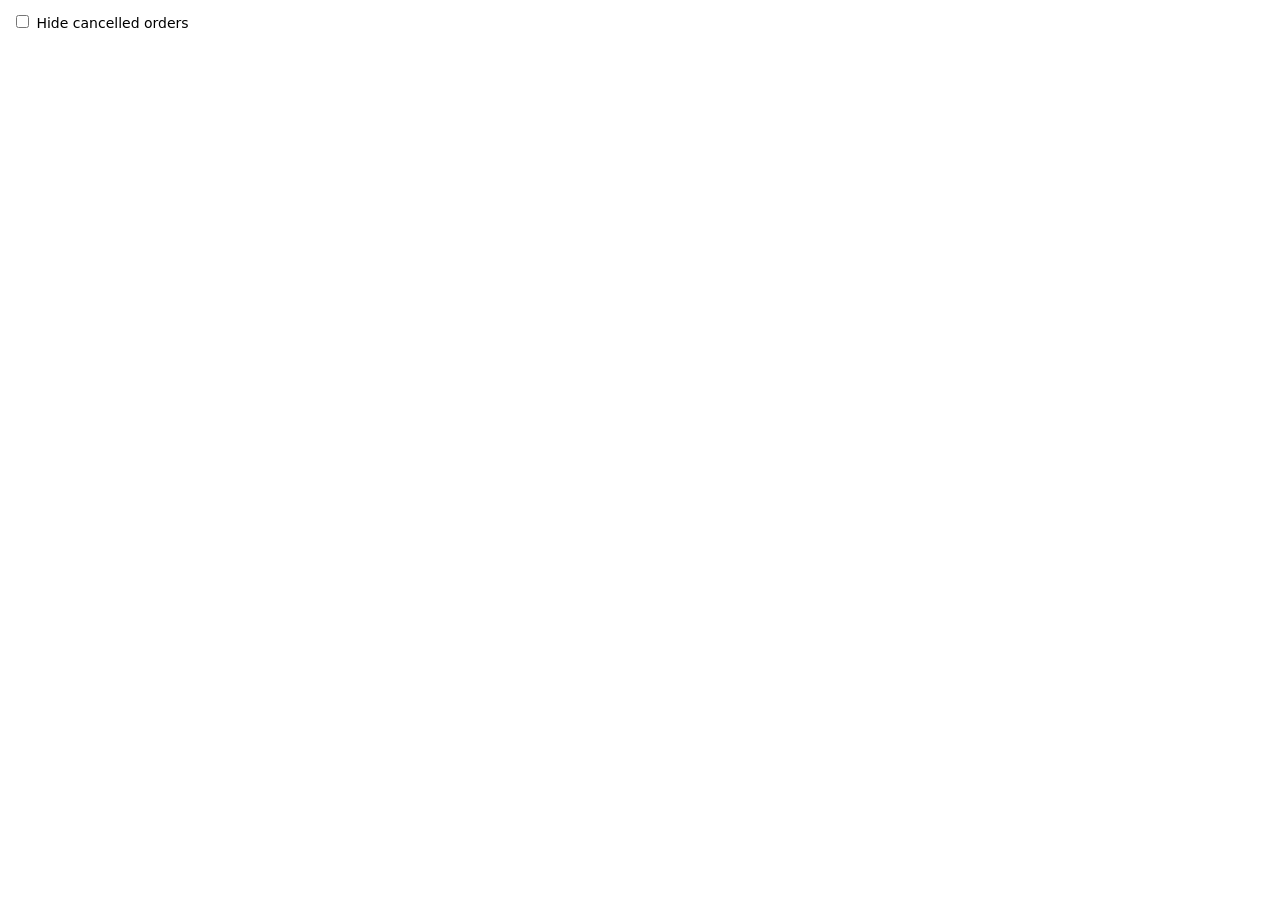
<file: amazon-hide-cancelled/popup.html>
<!doctype html>
<meta charset="utf-8">
<style>body{font:14px system-ui;margin:12px;width:220px}</style>
<label><input type="checkbox" id="on"> Hide cancelled orders</label>
<script src="popup.js"></script>
</file>
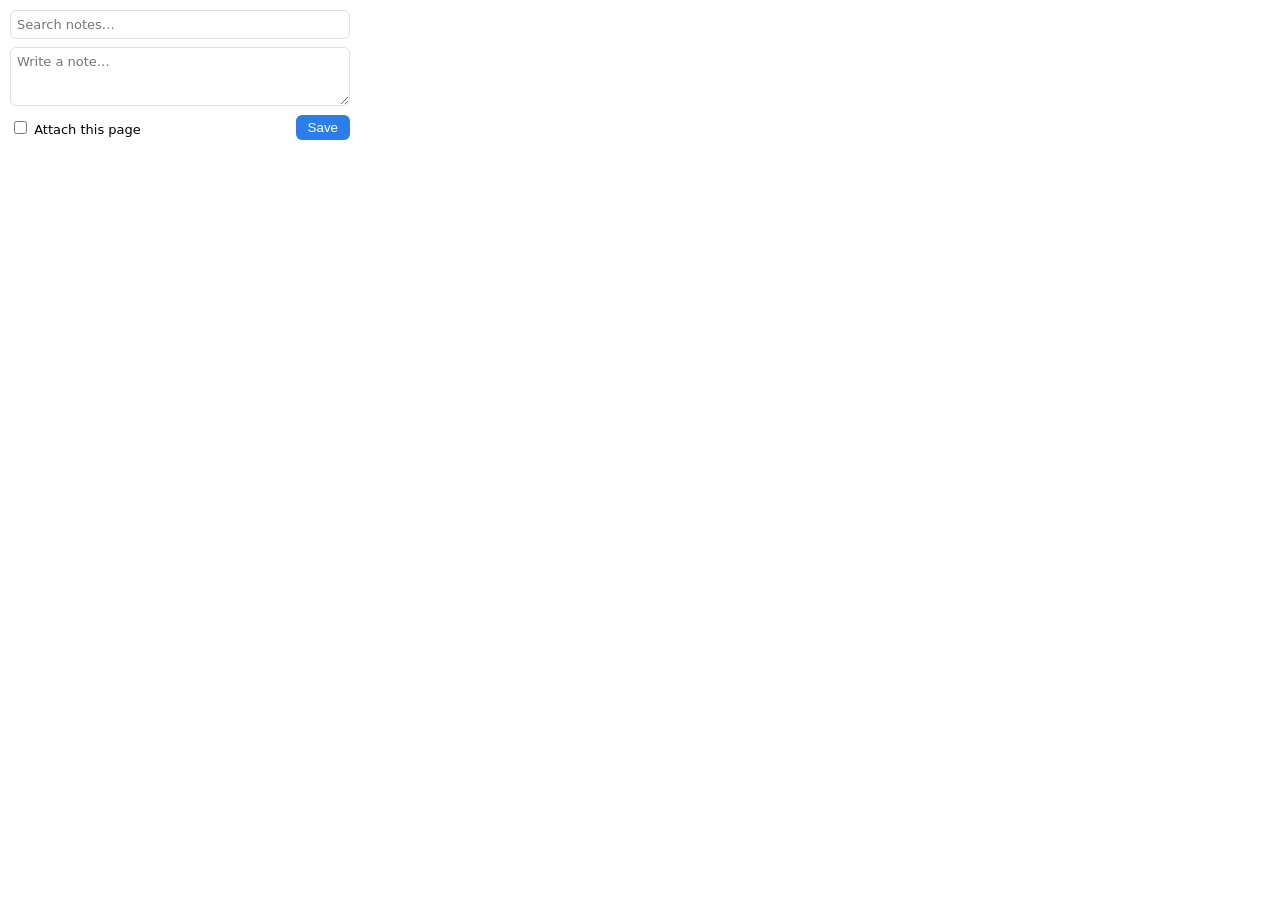
<file: notes-extension/popup.html>
<!doctype html>
<html>
<head>
<meta charset="utf-8">
<link rel="stylesheet" href="popup.css">
</head>
<body>
  <input id="search" type="search" placeholder="Search notes…">
  <div class="compose">
    <textarea id="text" rows="3" placeholder="Write a note…"></textarea>
    <div class="row">
      <label><input type="checkbox" id="attach"> Attach this page</label>
      <button id="save">Save</button>
    </div>
  </div>
  <ul id="list"></ul>
  <script src="popup.js"></script>
</body>
</html>
</file>
<file: notes-extension/popup.css>
:root { color-scheme: light dark; }
body { width: 340px; margin: 0; padding: 10px; font: 13px system-ui, sans-serif; }
input[type=search], textarea { width: 100%; box-sizing: border-box; padding: 6px; font: inherit; border: 1px solid #8884; border-radius: 6px; background: transparent; color: inherit; }
textarea { margin-top: 8px; resize: vertical; }
.row { display: flex; justify-content: space-between; align-items: center; margin-top: 6px; }
button { padding: 5px 12px; border: 0; border-radius: 6px; background: #2b7de9; color: #fff; cursor: pointer; }
button.link { background: none; color: #888; padding: 0 4px; }
ul { list-style: none; margin: 10px 0 0; padding: 0; max-height: 300px; overflow-y: auto; }
li { padding: 8px; border: 1px solid #8883; border-radius: 6px; margin-bottom: 6px; }
li p { margin: 0 0 4px; white-space: pre-wrap; word-break: break-word; }
li small { color: #888; display: flex; justify-content: space-between; align-items: center; }
li a { color: #2b7de9; text-decoration: none; max-width: 180px; overflow: hidden; text-overflow: ellipsis; white-space: nowrap; }
.empty { color: #888; text-align: center; padding: 12px; }
</file>
